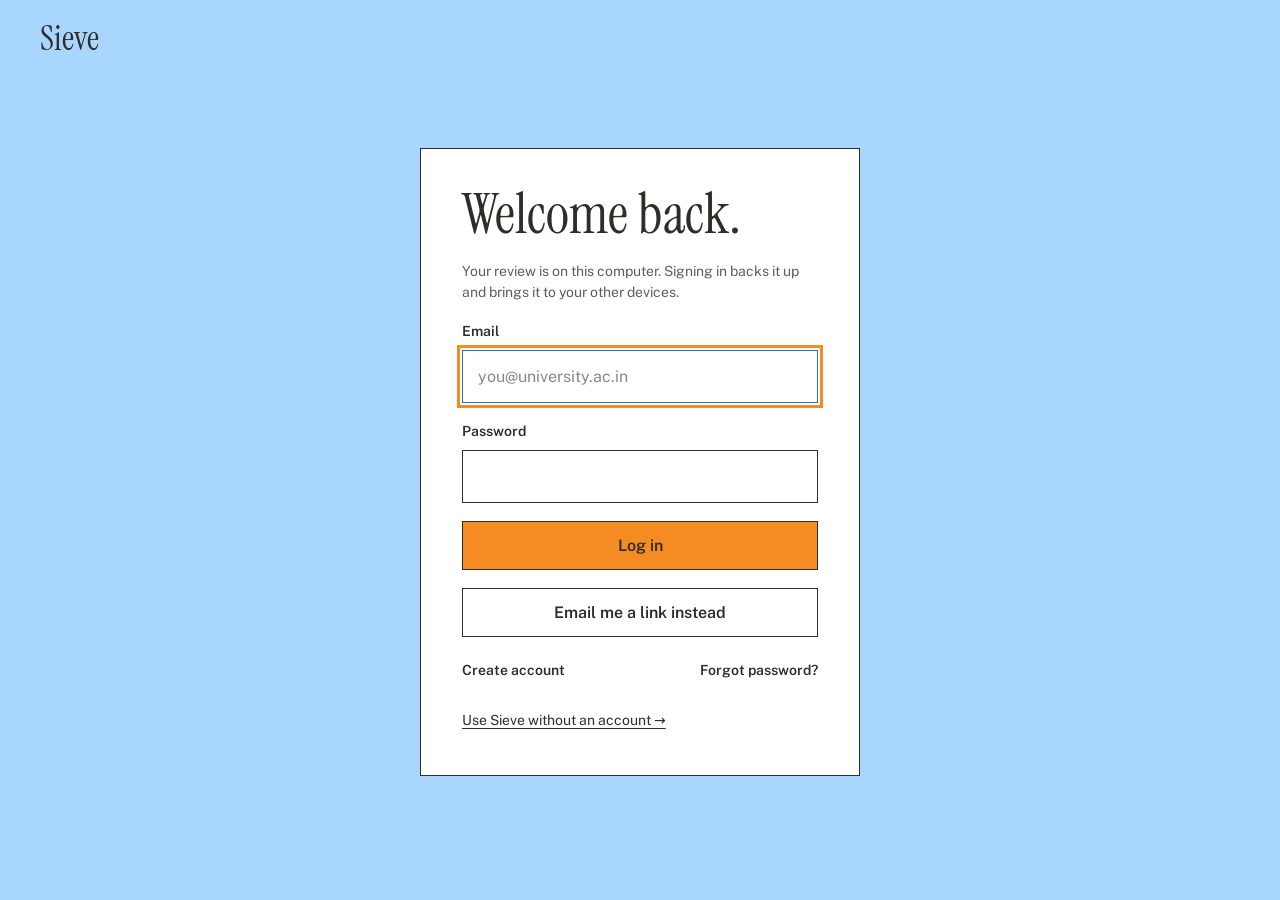
<file: web/index.html>
<!doctype html>
<html lang="en">
<head>
<meta charset="utf-8">
<meta name="viewport" content="width=device-width, initial-scale=1">
<title>Sieve</title>
<meta name="description" content="Sieve: research you can Trust. Find, screen, read and report a literature review with every decision traced to its source.">
<link rel="icon" href="icon.svg" type="image/svg+xml">
<link rel="manifest" href="manifest.webmanifest">
<meta name="theme-color" content="#FFFFFF" media="(prefers-color-scheme: light)">
<meta name="theme-color" content="#1E1B19" media="(prefers-color-scheme: dark)">
<script>try{var t=localStorage.getItem("sieve-theme");if(t==="light"||t==="dark")document.documentElement.dataset.theme=t}catch(e){}</script>
<link rel="stylesheet" href="app.css">
<link rel="stylesheet" href="auth.css">
</head>
<body>
<div id="app">
  <nav id="sidebar" aria-label="Sieve">
    <div class="brandline"><span class="wordmark">Sieve<i></i></span><button id="drawerClose" class="icon" aria-label="Close menu" data-icon="close"></button></div>
    <header>
      <button id="projectPicker" class="project" title="Switch review, or start a new one">
        <span class="project-line">
          <span id="projectName">Review</span>
          <span class="chev" aria-hidden="true" data-icon="chevronsUpDown"></span>
        </span>
        <span id="projectMeta" class="meta"></span>
      </button>
      <button id="methodLine" class="methodline" title="The steps your review follows">
        <span id="methodName">Choose a method</span>
        <span id="methodStep" class="meta"></span>
      </button>
    </header>
    <button id="paletteBtn" class="search-btn" aria-label="Search papers, screens and actions"><span data-icon="search"></span><span class="lbl">Search</span><kbd>⌘K</kbd></button>

    <div id="navlist">
      <button class="nav" data-view="overview" aria-current="true">Overview</button>
      <button class="nav" data-view="find">Find papers</button>
      <button class="nav" data-view="library">Library</button>
      <p class="navgroup">Review</p>
      <button class="nav" data-view="screening">Screening<span class="badge" id="badgeScreening"></span></button>
      <button class="nav" data-view="reader">Reader</button>
      <button class="nav" data-view="evidence">Evidence<span class="badge" id="badgeEvidence"></span></button>
      <p class="navgroup">Write up</p>
      <button class="nav" data-view="matrix">Matrix</button>
      <button class="nav" data-view="map">Map</button>
      <button class="nav" data-view="frames">Frameworks</button>
      <button class="nav" data-view="prisma">PRISMA</button>
      <button class="nav" data-view="trail">AI trail<span class="badge" id="badgeTrail"></span></button>
    </div>

    <footer>
      <button id="addBtn" class="primary" title="Add PDFs or citations"><span data-icon="plus"></span><span class="lbl">Add PDFs or citations</span></button>
      <button id="profileBtn" class="profile-btn" aria-haspopup="menu" aria-expanded="false" aria-controls="profileMenu" title="Account, theme, backup and more">
        <span class="avatar" id="profileAvatar" aria-hidden="true"></span>
        <span class="profile-text"><span id="profileName">Not signed in</span><span id="profileState" class="meta">Saved in this browser</span></span>
        <span class="chev" aria-hidden="true" data-icon="chevronsUpDown"></span>
      </button>

      <div id="profileMenu" class="profile-menu" role="menu" hidden>
        <div class="pm-section">
          <button id="accountBtn" class="pm-account" role="menuitem">Account</button>
          <button id="syncLine" class="sync-line" hidden><span class="dot"></span><span></span></button>
        </div>
        <div class="pm-section">
          <p class="pm-label">Theme</p>
          <div class="segmented pm-theme" id="themeSeg" role="radiogroup" aria-label="Colour theme">
            <button data-theme-set="auto" role="radio">Auto</button>
            <button data-theme-set="light" role="radio">Light</button>
            <button data-theme-set="dark" role="radio">Dark</button>
          </div>
        </div>
        <div class="pm-section">
          <p class="pm-label">Your data</p>
          <div class="row">
            <button id="exportBtn" class="pm-item" role="menuitem"><span data-icon="download"></span>Back up</button>
            <button id="importBtn" class="pm-item" role="menuitem"><span data-icon="folder"></span>Restore</button>
          </div>
          <div id="safety" class="safety">
            <div class="safety-line"><span id="safetyDot" class="dot"></span><span id="safetyText">Checking…</span></div>
            <button id="folderBtn" class="quiet">Keep a copy in a folder</button>
            <p id="storage" class="hint"></p>
          </div>
        </div>
        <div class="pm-section pm-more">
          <button class="nav" data-view="method" role="menuitem">Method</button>
          <button class="nav" data-view="tags" role="menuitem">Tags<span class="badge" id="badgeTags"></span></button>
          <button class="nav" data-view="settings" role="menuitem">Settings</button>
          <button class="nav" data-view="guide" role="menuitem">Guide</button>
          <button id="shortcutsBtn" class="nav" role="menuitem"><span data-icon="keyboard"></span>Keyboard shortcuts<kbd>?</kbd></button>
        </div>
      </div>
    </footer>
  </nav>

  <div class="scrim" id="scrim"></div>
  <main>
    <header id="pagehead">
      <button id="menuBtn" class="icon" aria-label="Open menu" data-icon="menu"></button>
      <h1 id="pageTitle">Overview</h1>
      <span id="pageSub"></span>
    </header>
    <section id="overview" class="view">
      <div class="ov skeleton" aria-hidden="true"><div class="sk sk-line" style="width:48%"></div><div class="sk sk-stats"></div><div class="sk sk-line" style="width:30%"></div><div class="sk sk-row"></div><div class="sk sk-row"></div></div>
    </section>
    <section id="find" class="view hidden"></section>
    <section id="library" class="view hidden">
      <div class="bar">
        <input id="filter" type="search" placeholder="Filter by title or author" aria-label="Filter sources">
        <div id="stageSeg"></div>
        <span class="grow"></span>
        <span id="libraryCount" class="meta" aria-live="polite"></span>
        <button id="getAllPDFs" class="quiet tool-btn" title="Fetch the free PDFs that exist for records without one"><span data-icon="file"></span><span class="lbl">Get missing PDFs</span></button>
        <button id="libraryExport" class="quiet tool-btn" title="Export the library as a spreadsheet or citations"><span data-icon="download"></span><span class="lbl">Export</span></button>
      </div>
      <div id="sourceList" class="list"></div>
    </section>
    <section id="screening" class="view hidden"></section>
    <section id="reader" class="view hidden">
      <div class="reader">
        <aside id="paperRail" class="rail">
          <div class="rail-head">
            <span class="section-label">Papers</span>
            <button id="railHide" class="icon" title="Hide the paper list" aria-label="Hide the paper list" data-icon="panelLeft"></button>
          </div>
          <div class="rail-controls">
            <select id="railFilter" aria-label="Which papers to list">
              <option value="included">Included</option>
              <option value="withPDF">Has PDF</option>
              <option value="marked">Highlighted</option>
              <option value="all">All</option>
            </select>
            <span id="railCount" class="meta"></span>
          </div>
          <input id="railSearch" type="search" placeholder="Find a paper" aria-label="Find a paper">
          <div id="railList" class="rail-list"></div>
        </aside>

        <div class="reader-main">
          <div class="bar" id="readerBar">
            <button id="railShow" class="icon hidden" title="Show the paper list" aria-label="Show the paper list" data-icon="panelLeft"></button>
            <span class="titleblock">
              <strong id="readerTitle">No paper open</strong>
              <span id="readerByline" class="meta"></span>
            </span>
            <span class="grow"></span>
            <input id="findText" type="search" placeholder="Find in document" aria-label="Find in document">
            <span id="findCount" class="meta tabular"></span>
            <button id="findPrev" class="icon" aria-label="Previous match" data-icon="chevronUp"></button>
            <button id="findNext" class="icon" aria-label="Next match" data-icon="chevronDown"></button>
            <span class="sep"></span>
            <button id="zoomOut" class="icon" aria-label="Zoom out" data-icon="minus"></button>
            <button id="zoomIn" class="icon" aria-label="Zoom in" data-icon="plus"></button>
            <span id="pageLabel" class="meta tabular"></span>
          </div>

          <div class="bar-sub palette-bar">
            <div class="row-line">
              <span class="lab">Recording</span>
              <div id="stances" class="palette"></div>
              <span id="stanceBlurb" class="hint"></span>
              <span class="grow"></span>
              <button id="keysBtn" class="quiet">? keys</button>
              <button id="thoughtBtn" class="quiet accent">Add a thought</button>
            </div>
            <div class="row-line">
              <span class="lab">as</span>
              <div id="palette" class="palette"></div>
              <span class="grow"></span>
              <span id="selectionHint" class="hint">Select text, then click a colour or press its number.</span>
            </div>
          </div>

          <div id="pages" class="pages"></div>
        </div>

        <aside id="inspector">
          <div id="inspectorTabs" class="tabs"></div>
          <div id="inspectorBody" class="inspector-body"></div>
        </aside>
      </div>
    </section>
    <section id="evidence" class="view hidden">
      <div class="bar">
        <input id="evFilter" type="search" placeholder="Search your highlights" aria-label="Search highlights">
        <span class="grow"></span>
        <button id="exportEvidence" class="quiet">Markdown</button>
        <button id="exportCsv" class="quiet">CSV</button>
      </div>
      <div id="evStances" class="bar-sub"></div>
      <div id="evidenceList" class="list"></div>
    </section>
    <section id="map" class="view hidden"></section>
    <section id="matrix" class="view hidden"></section>
    <section id="frames" class="view hidden"></section>
    <section id="prisma" class="view hidden"></section>
    <section id="trail" class="view hidden"></section>
    <section id="method" class="view hidden"></section>
    <section id="guide" class="view hidden"></section>
    <section id="tags" class="view hidden">
      <div class="bar"><strong>Tags</strong><span class="grow"></span>
        <button id="addTag" class="quiet">New tag</button></div>
      <div id="tagList" class="list"></div>
    </section>
    <section id="settings" class="view hidden"></section>
  </main>
</div>

<nav id="tabbar" aria-label="Main sections">
  <button data-go="overview" aria-label="Overview"><svg viewBox="0 0 24 24" fill="none" stroke="currentColor" stroke-width="1.6" stroke-linecap="round" stroke-linejoin="round" aria-hidden="true"><path d="M4 11.5 12 5l8 6.5V19a1 1 0 0 1-1 1h-4v-5h-6v5H5a1 1 0 0 1-1-1z"/></svg>Home</button>
  <button data-go="find" aria-label="Find papers"><svg viewBox="0 0 24 24" fill="none" stroke="currentColor" stroke-width="1.6" stroke-linecap="round" aria-hidden="true"><circle cx="11" cy="11" r="6"/><path d="m20 20-4.5-4.5"/></svg>Find</button>
  <button data-go="screening" aria-label="Screening"><svg viewBox="0 0 24 24" fill="none" stroke="currentColor" stroke-width="1.6" stroke-linecap="round" stroke-linejoin="round" aria-hidden="true"><path d="M4 5h16l-6 7.5V19l-4-2v-4.5z"/></svg>Screen</button>
  <button data-go="reader" aria-label="Reader"><svg viewBox="0 0 24 24" fill="none" stroke="currentColor" stroke-width="1.6" stroke-linecap="round" stroke-linejoin="round" aria-hidden="true"><path d="M12 6.5C10 5 7 4.5 4 5v13c3-.5 6 0 8 1.5 2-1.5 5-2 8-1.5V5c-3-.5-6 0-8 1.5zM12 6.5v13"/></svg>Read</button>
  <button data-go="more" aria-label="More sections"><svg viewBox="0 0 24 24" fill="none" stroke="currentColor" stroke-width="1.6" stroke-linecap="round" aria-hidden="true"><path d="M5 7h14M5 12h14M5 17h14"/></svg>More</button>
</nav>
<div id="drop" class="drop hidden"><div>Drop PDFs, or a .bib / .ris file</div></div>
<div id="toast" class="toast hidden"></div>
<div id="modal" class="modal hidden"><div class="sheet" id="modalBody"></div></div>
<input id="fileInput" type="file" accept="application/pdf,.pdf,.bib,.ris,.txt" multiple hidden>
<input id="jsonInput" type="file" accept="application/json,.json,application/zip,.zip" hidden>

<script src="vendor/supabase.js"></script>
<script src="supabase-config.js"></script>
<script type="module" src="app.js"></script>
<script type="module" src="shell.js"></script>
</body>
</html>
</file>
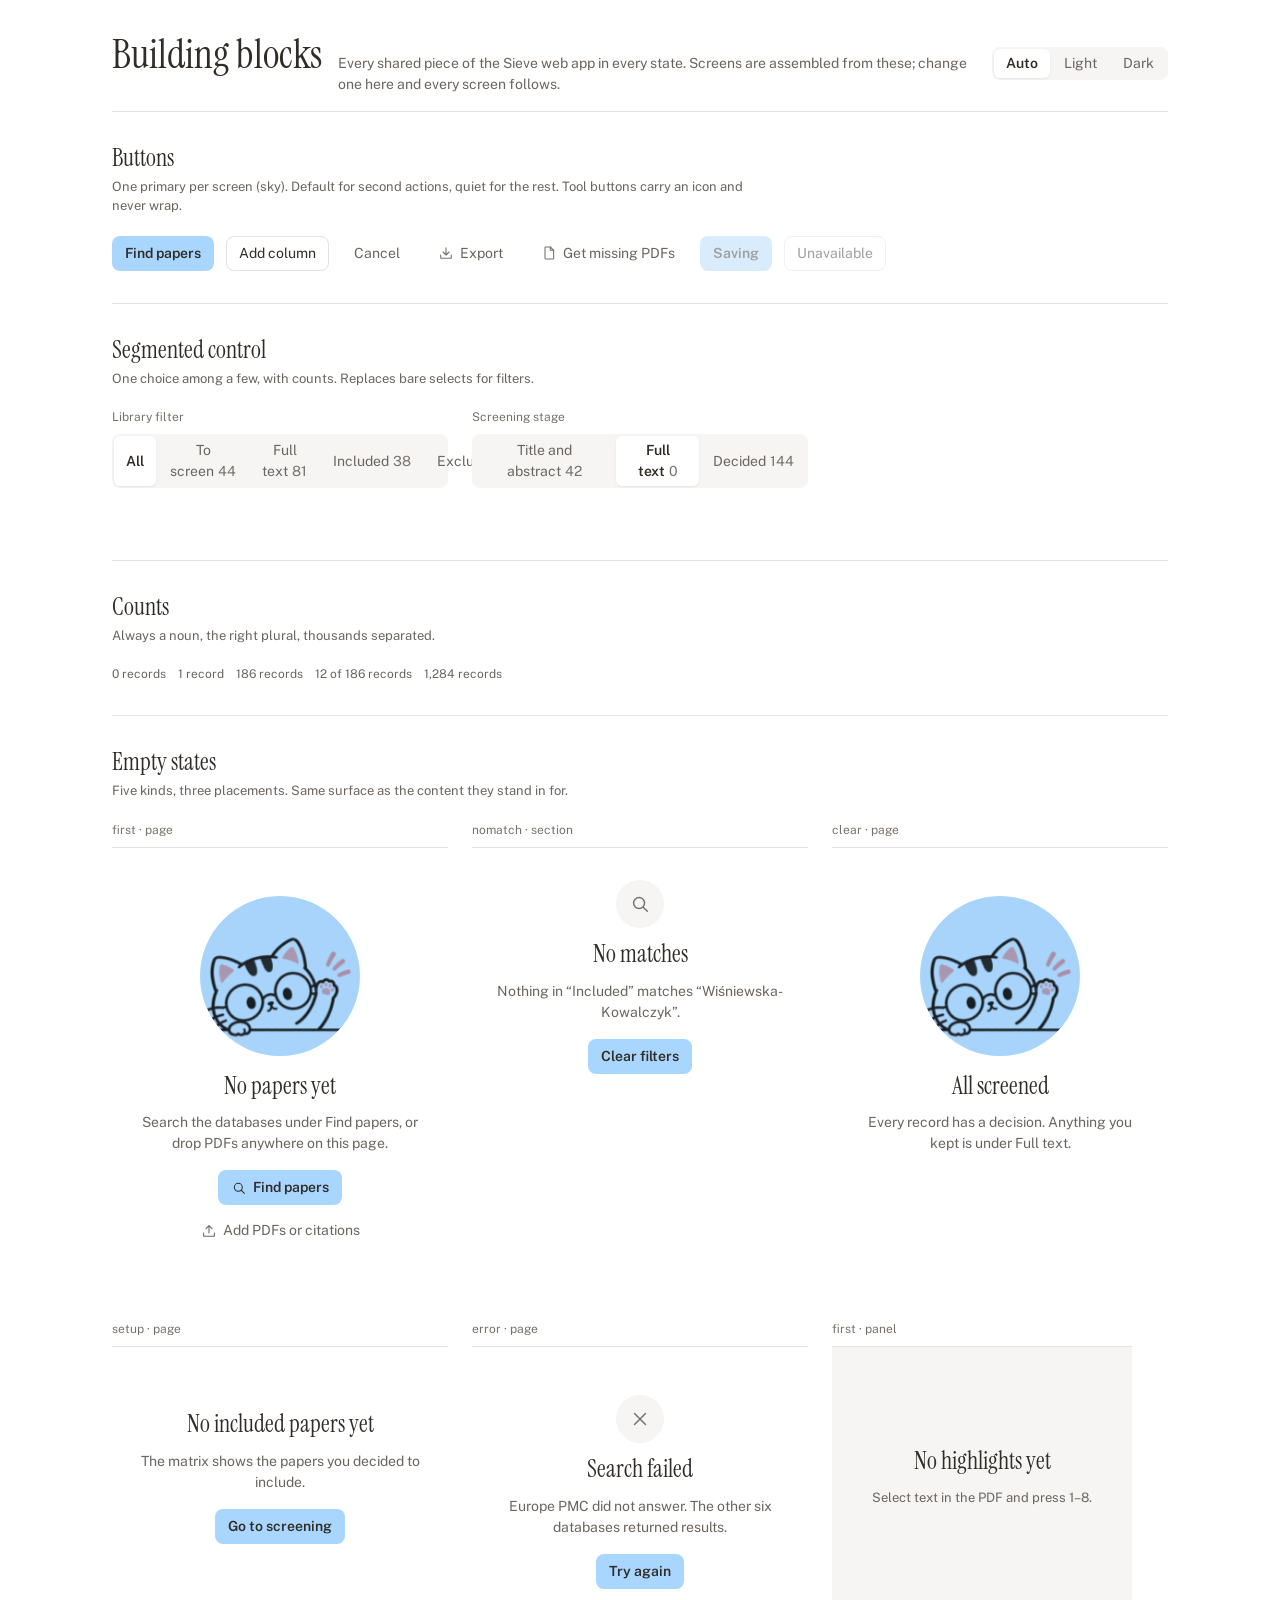
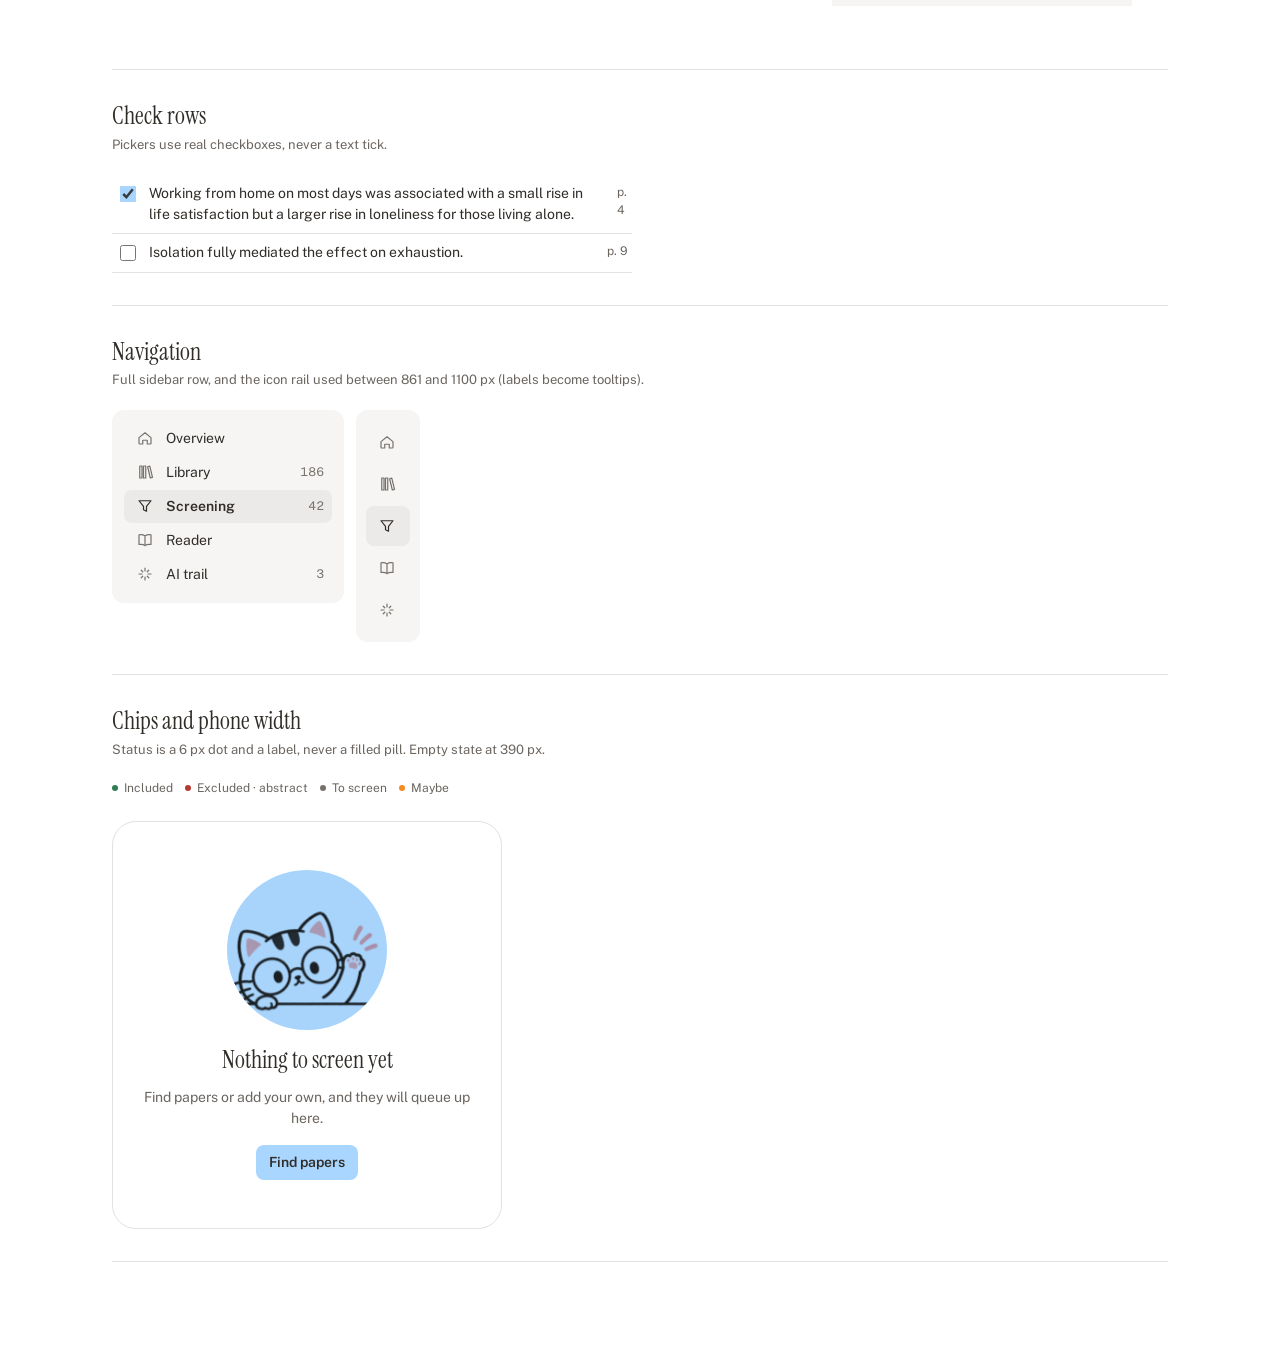
<file: web/catalogue.html>
<!doctype html>
<html lang="en">
<head>
<meta charset="utf-8">
<meta name="viewport" content="width=device-width, initial-scale=1">
<title>Sieve · building blocks</title>
<link rel="icon" href="icon.svg" type="image/svg+xml">
<script>try{var t=localStorage.getItem("sieve-theme");if(t==="light"||t==="dark")document.documentElement.dataset.theme=t}catch(e){}</script>
<link rel="stylesheet" href="app.css">
<style>
  /* Catalogue chrome only: not part of the app. */
  body { display: block; overflow: auto; height: auto; background: var(--bg); color: var(--text); }
  .cat { max-width: 1120px; margin: 0 auto; padding: 32px 32px 96px; }
  .cat-head { display: flex; align-items: baseline; gap: 16px; flex-wrap: wrap; padding-bottom: 16px; border-bottom: 1px solid var(--line); }
  .cat-head h1 { font: 400 40px/1.1 var(--serif); margin: 0; }
  .cat-head p { margin: 0; color: var(--dim); font-size: 14px; flex: 1 1 280px; }
  .cat section { padding: 32px 0; border-bottom: 1px solid var(--line); }
  .cat h2 { font: 400 24px/1.2 var(--serif); margin: 0 0 4px; }
  .cat .note { color: var(--dim); font-size: 13px; margin: 0 0 20px; max-width: 640px; }
  .cat .grid2 { display: grid; grid-template-columns: repeat(auto-fill, minmax(320px, 1fr)); gap: 24px; }
  .cat .cell { min-height: 120px; display: flex; flex-direction: column; gap: 8px; }
  .cat .cell > .tag { font-size: 12px; color: var(--faint); }
  .cat .slot { background: var(--bg); border-top: 1px solid var(--line); display: flex; min-height: 260px; }
  .cat .slot.panel { background: var(--side); max-width: 300px; }
  .cat .row-demo { display: flex; gap: 12px; align-items: center; flex-wrap: wrap; }
  .cat .phone { width: 390px; max-width: 100%; border: 1px solid var(--line); border-radius: 24px; overflow: hidden; }
  .cat .side-demo { width: 232px; background: var(--side); padding: 12px; border-radius: 12px; display: flex; flex-direction: column; gap: 1px; }
  .cat .rail-demo { width: 64px; background: var(--side); padding: 12px 10px; border-radius: 12px; display: flex; flex-direction: column; align-items: center; gap: 2px; }
  .cat .rail-demo .nav { width: 44px; height: 40px; justify-content: center; padding: 0; }
  .cat .rail-demo .nav .lbl, .cat .rail-demo .nav .badge { display: none; }
</style>
</head>
<body>
<main class="cat">
  <div class="cat-head">
    <h1>Building blocks</h1>
    <p>Every shared piece of the Sieve web app in every state. Screens are assembled from these; change one here and every screen follows.</p>
    <div id="themeHost"></div>
  </div>
  <div id="cat"></div>
</main>
<script type="module">
import * as ui from './ui.js';
import { icon, NAV_ICONS } from './icons.js';
const el = (t, c, x) => { const n = document.createElement(t); if (c) n.className = c; if (x != null) n.textContent = x; return n; };
const root = document.getElementById('cat');
const section = (title, note) => { const s = el('section'); s.append(el('h2', null, title)); if (note) s.append(el('p', 'note', note)); root.append(s); return s; };
const cell = (parent, tag) => { const c = el('div', 'cell'); c.append(el('span', 'tag', tag)); parent.append(c); return c; };
const noop = () => {};

// theme switch, same choices as the profile menu
let theme = (() => { try { return localStorage.getItem('sieve-theme') || 'auto'; } catch { return 'auto'; } })();
const drawTheme = () => document.getElementById('themeHost').replaceChildren(ui.segmented(
  [{ value: 'auto', label: 'Auto' }, { value: 'light', label: 'Light' }, { value: 'dark', label: 'Dark' }], theme, (v) => {
    theme = v; if (v === 'auto') delete document.documentElement.dataset.theme; else document.documentElement.dataset.theme = v;
    try { localStorage.setItem('sieve-theme', v); } catch {} drawTheme(); }, 'Theme'));
drawTheme();

// Buttons
{ const s = section('Buttons', 'One primary per screen (sky). Default for second actions, quiet for the rest. Tool buttons carry an icon and never wrap.');
  const r = el('div', 'row-demo'); s.append(r);
  const mk = (cls, t, dis) => { const b = el('button', cls, t); if (dis) b.disabled = true; return b; };
  r.append(mk('primary', 'Find papers'), mk('', 'Add column'), mk('quiet', 'Cancel'), ui.toolButton('Export', 'download', noop), ui.toolButton('Get missing PDFs', 'file', noop), mk('primary', 'Saving', true), mk('', 'Unavailable', true)); }

// Segmented
{ const s = section('Segmented control', 'One choice among a few, with counts. Replaces bare selects for filters.');
  const g = el('div', 'grid2'); s.append(g);
  cell(g, 'Library filter').append(ui.segmented([{ value: '', label: 'All' }, { value: 'a', label: 'To screen', count: 44 }, { value: 'b', label: 'Full text', count: 81 }, { value: 'c', label: 'Included', count: 38 }, { value: 'd', label: 'Excluded', count: 1284 }], '', noop));
  cell(g, 'Screening stage').append(ui.segmented([{ value: 'a', label: 'Title and abstract', count: 42 }, { value: 'b', label: 'Full text', count: 0 }, { value: 'c', label: 'Decided', count: 144 }], 'b', noop)); }

// Counts
{ const s = section('Counts', 'Always a noun, the right plural, thousands separated.');
  const r = el('div', 'row-demo'); s.append(r);
  for (const [a, b] of [[0, 0], [1, 1], [186, 186], [12, 186], [1284, 1284]]) { const m = el('span', 'meta', ui.countLabel(a, b)); r.append(m); } }

// Empty states
{ const s = section('Empty states', 'Five kinds, three placements. Same surface as the content they stand in for.');
  const g = el('div', 'grid2'); s.append(g);
  const kinds = [
    ['first · page', { kind: 'first', title: 'No papers yet', body: 'Search the databases under Find papers, or drop PDFs anywhere on this page.', primary: { label: 'Find papers', icon: 'search', onClick: noop }, secondary: { label: 'Add PDFs or citations', icon: 'upload', onClick: noop } }],
    ['nomatch · section', { kind: 'nomatch', placement: 'section', title: 'No matches', body: 'Nothing in “Included” matches “Wiśniewska-Kowalczyk”.', primary: { label: 'Clear filters', onClick: noop } }],
    ['clear · page', { kind: 'clear', title: 'All screened', body: 'Every record has a decision. Anything you kept is under Full text.' }],
    ['setup · page', { kind: 'setup', title: 'No included papers yet', body: 'The matrix shows the papers you decided to include.', primary: { label: 'Go to screening', onClick: noop } }],
    ['error · page', { kind: 'error', title: 'Search failed', body: 'Europe PMC did not answer. The other six databases returned results.', primary: { label: 'Try again', onClick: noop } }],
    ['first · panel', { kind: 'first', placement: 'panel', title: 'No highlights yet', body: 'Select text in the PDF and press 1–8.' }],
  ];
  for (const [tag, o] of kinds) { const c = cell(g, tag); const slot = el('div', 'slot' + (o.placement === 'panel' ? ' panel' : '')); slot.append(ui.emptyState(o)); c.append(slot); } }

// Check rows
{ const s = section('Check rows', 'Pickers use real checkboxes, never a text tick.');
  const box = el('div'); box.style.maxWidth = '520px'; s.append(box);
  box.append(ui.checkRow('Working from home on most days was associated with a small rise in life satisfaction but a larger rise in loneliness for those living alone.', true, noop, 'p. 4'),
             ui.checkRow('Isolation fully mediated the effect on exhaustion.', false, noop, 'p. 9')); }

// Navigation
{ const s = section('Navigation', 'Full sidebar row, and the icon rail used between 861 and 1100 px (labels become tooltips).');
  const r = el('div', 'row-demo'); r.style.alignItems = 'flex-start'; s.append(r);
  const navs = [['overview', 'Overview'], ['library', 'Library', 186], ['screening', 'Screening', 42], ['reader', 'Reader'], ['trail', 'AI trail', 3]];
  for (const cls of ['side-demo', 'rail-demo']) { const box = el('div', cls); r.append(box);
    navs.forEach(([v, l, n], i) => { const b = el('button', 'nav'); b.title = l; b.insertAdjacentHTML('afterbegin', icon(NAV_ICONS[v])); b.append(el('span', 'lbl', l)); if (n) b.append(el('span', 'badge', String(n))); if (i === 2) b.setAttribute('aria-current', 'true'); box.append(b); }); } }

// Chips + phone
{ const s = section('Chips and phone width', 'Status is a 6 px dot and a label, never a filled pill. Empty state at 390 px.');
  const r = el('div', 'row-demo'); s.append(r);
  for (const [l, c] of [['Included', 'var(--emerald)'], ['Excluded · abstract', 'var(--rose)'], ['To screen', 'var(--faint)'], ['Maybe', 'var(--orange)']]) { const ch = el('span', 'chip', l); ch.style.setProperty('--c', c); r.append(ch); }
  const ph = el('div', 'phone'); ph.style.marginTop = '24px'; ph.append(ui.emptyState({ kind: 'first', title: 'Nothing to screen yet', body: 'Find papers or add your own, and they will queue up here.', primary: { label: 'Find papers', onClick: noop } })); s.append(ph); }
</script>
</body>
</html>
</file>
<file: web/app.css>
/* Sieve 2.0 · web app.
   Direction "A · Paper" (16 Nov 2026): a calm, paper-like workspace. Whitespace and 1px
   hairlines group things; a box only where something is a separate object. Rules live in
   model/DESIGN_RULES.md. Brand: Sky #A9D6FE, Orange #F58B23, Coral #FAA09B, Ink #302C28,
   Mist #EDECED, Paper #FFFFFF. Instrument Serif headings, Public Sans for everything else.
   Type scale 12 / 14 / 16 / 20 / 28 / 40. Spacing on a 4px grid. */

@font-face { font-family: "Instrument Serif"; font-weight: 400; font-display: swap;
  src: url("fonts/instrument-serif-400.woff2") format("woff2"); }
@font-face { font-family: "Public Sans"; font-weight: 400; font-display: swap;
  src: url("fonts/public-sans-400.woff2") format("woff2"); }
@font-face { font-family: "Public Sans"; font-weight: 600; font-display: swap;
  src: url("fonts/public-sans-600.woff2") format("woff2"); }

:root {
  /* brand */
  --sky: #A9D6FE; --orange: #F58B23; --coral: #FAA09B; --ink: #302C28; --mist: #EDECED; --paper: #FFFFFF;
  --on-accent: #302C28;

  /* surfaces (light) */
  --bg: #FFFFFF;
  --side: #F6F5F4;
  --surface: #FFFFFF;
  --raised: #FFFFFF;
  --sunk: #F6F5F4;
  --hover: #F3F1EF;
  --current: #ECEAE8;
  --line: #E4E1DE;
  --line-strong: #CFCAC5;
  --text: #302C28;
  --dim: #6B6560;
  --faint: #77716B;

  /* meaning (status only, never decoration) */
  --accent: #2F6FB0;
  --emerald: #2E7D55;
  --rose: #B23A33;
  --amber: #8A6A12;
  --focus: #2F6FB0;

  --serif: "Instrument Serif", Georgia, "Times New Roman", serif;
  --sans: "Public Sans", system-ui, -apple-system, "Segoe UI", sans-serif;
  --mono: ui-monospace, SFMono-Regular, Menlo, monospace;

  --r-sm: 6px; --r: 8px; --r-lg: 12px; --r-xl: 16px;
  --radius: 8px;
  --sidebar: 232px;
  --pop: 0 1px 2px rgba(48,44,40,.06), 0 12px 32px rgba(48,44,40,.10);
  --sheet-shadow: 0 1px 2px rgba(48,44,40,.05), 0 8px 24px rgba(48,44,40,.06);
  --ease: cubic-bezier(.2,.7,.2,1);
  color-scheme: light;
}
@media (prefers-color-scheme: dark) {
  :root:not([data-theme="light"]) {
    --bg: #1E1B19; --side: #24211F; --surface: #24211F; --raised: #2A2623; --sunk: #191715;
    --hover: #2E2A27; --current: #38332F; --line: #3A3532; --line-strong: #4D4743;
    --text: #FFFFFF; --dim: #B9B2AC; --faint: #A39C95;
    --accent: #8CC2F5; --emerald: #6FD39C; --rose: #F38B83; --amber: #E6C060; --focus: #8CC2F5;
    --pop: 0 0 0 1px #3A3532, 0 16px 40px rgba(0,0,0,.45);
    --sheet-shadow: 0 0 0 1px #3A3532;
    color-scheme: dark;
  }
}
:root[data-theme="dark"] {
  --bg: #1E1B19; --side: #24211F; --surface: #24211F; --raised: #2A2623; --sunk: #191715;
  --hover: #2E2A27; --current: #38332F; --line: #3A3532; --line-strong: #4D4743;
  --text: #FFFFFF; --dim: #B9B2AC; --faint: #A39C95;
  --accent: #8CC2F5; --emerald: #6FD39C; --rose: #F38B83; --amber: #E6C060; --focus: #8CC2F5;
  --pop: 0 0 0 1px #3A3532, 0 16px 40px rgba(0,0,0,.45);
  --sheet-shadow: 0 0 0 1px #3A3532;
  color-scheme: dark;
}

* { box-sizing: border-box; }
html, body { height: 100%; margin: 0; }
body {
  font: 400 14px/1.5 var(--sans);
  background: var(--bg); color: var(--text); overflow: hidden;
  -webkit-font-smoothing: antialiased; text-rendering: optimizeLegibility;
}
h1, h2, h3, h4, h5, p { margin: 0; }
h2 { font: 400 28px/1.15 var(--serif); letter-spacing: 0; }
h3 { font-size: 14px; font-weight: 600; }
h4 { font-size: 14px; font-weight: 600; line-height: 1.4; }
h5 { font-size: 14px; font-weight: 400; }
a { color: inherit; text-underline-offset: 3px; text-decoration-color: var(--line-strong); }
a:hover { text-decoration-color: currentColor; }
::selection { background: color-mix(in srgb, var(--sky) 70%, transparent); color: var(--ink); }
#app { display: flex; height: 100%; }
.hidden { display: none !important; }
.tabular { font-variant-numeric: tabular-nums; }

/* ------------------------------------------------------------------ controls */
button {
  font: inherit; color: var(--text); cursor: pointer;
  border: 1px solid var(--line); border-radius: var(--r); background: var(--raised);
  padding: 6px 12px; min-height: 32px;
  transition: background-color .15s var(--ease), border-color .15s var(--ease), transform .1s var(--ease);
}
button:hover { background: var(--hover); }
button:active { transform: scale(.98); }
button:disabled { opacity: .45; cursor: default; transform: none; }
button.primary {
  background: var(--sky); color: var(--on-accent); border-color: transparent; font-weight: 600;
}
button.primary:hover { background: color-mix(in srgb, var(--sky) 88%, var(--ink)); }
button.quiet { background: transparent; border-color: transparent; color: var(--dim); }
button.quiet:hover { background: var(--hover); color: var(--text); }
button.danger, button.quiet.danger { color: var(--rose); }
button.accent { color: var(--text); text-decoration: underline; text-underline-offset: 3px; text-decoration-color: var(--line-strong); }
button.linky {
  text-align: left; padding: 0; min-height: 0; border: 0; background: none; color: var(--text);
  text-decoration: underline; text-underline-offset: 3px; text-decoration-color: var(--line-strong);
}
button.linky:hover { text-decoration-color: currentColor; background: none; }
button.wide { width: 100%; margin-top: 4px; }
button.wide.danger { color: var(--rose); }
button.icon {
  border: 0; background: transparent; color: var(--dim); padding: 4px 8px; min-height: 28px;
  line-height: 1; font-size: 14px; border-radius: var(--r-sm);
}
button.icon:hover { background: var(--hover); color: var(--text); }
button.icon:disabled { opacity: .35; }
button.icon.danger { color: var(--rose); }

input, select, textarea {
  font: inherit; color: var(--text); background: var(--raised);
  border: 1px solid var(--line); border-radius: var(--r); padding: 6px 12px; min-height: 32px;
  transition: border-color .15s var(--ease);
}
input:hover, select:hover, textarea:hover { border-color: var(--line-strong); }
input::placeholder, textarea::placeholder { color: var(--faint); }
input[type="checkbox"], input[type="radio"] { min-height: 0; accent-color: var(--ink); }
:root[data-theme="dark"] input[type="checkbox"] { accent-color: var(--sky); }
:focus-visible { outline: 2px solid var(--focus); outline-offset: 2px; }
input:focus-visible, select:focus-visible, textarea:focus-visible { outline-offset: 0; border-color: var(--focus); }

kbd {
  font: 400 12px/1 var(--sans); color: var(--faint); background: none; border: 0; padding: 0;
}

/* ------------------------------------------------------------------ sidebar */
#sidebar {
  width: var(--sidebar); flex: 0 0 var(--sidebar); background: var(--side);
  display: flex; flex-direction: column; padding: 16px 12px 12px; gap: 0; min-height: 0;
}
.brandline {
  display: flex; align-items: center; justify-content: space-between; padding: 0 8px 16px;
}
.wordmark { font: 400 28px/1 var(--serif); display: inline-flex; align-items: baseline; gap: 2px; color: var(--text); }
.wordmark i { width: 7px; height: 7px; border-radius: 50%; background: var(--orange); display: inline-block; }
#sidebar header { padding: 0 0 12px; }
#navlist { display: flex; flex-direction: column; flex: 1 1 auto; min-height: 0; overflow-y: auto; gap: 1px; padding-bottom: 8px; }
.nav {
  display: flex; align-items: center; justify-content: space-between; gap: 8px;
  width: 100%; text-align: left; padding: 6px 8px 6px 12px; min-height: 32px;
  border: 0; border-radius: var(--r); background: transparent; color: var(--text); font-size: 14px;
}
.nav:hover { background: var(--hover); }
.nav[aria-current="true"] { background: var(--current); font-weight: 600; }
.navgroup { margin: 16px 0 4px; padding: 0 12px; font-size: 12px; color: var(--faint); }
.badge { font-size: 12px; font-weight: 400; color: var(--faint); font-variant-numeric: tabular-nums; }

.project {
  width: 100%; text-align: left; border: 0; border-radius: var(--r);
  padding: 8px 12px; background: transparent; display: flex; flex-direction: column; gap: 0;
}
.project:hover { background: var(--hover); }
.project-line { display: flex; align-items: center; gap: 6px; min-width: 0; }
.project #projectName { font-weight: 600; font-size: 14px; overflow: hidden; text-overflow: ellipsis; white-space: nowrap; }
.project .chev { color: var(--faint); font-size: 12px; margin-left: auto; }
.project .meta { font-size: 12px; }

#sidebar footer {
  margin-top: 4px; flex: 0 0 auto; display: flex; flex-direction: column; gap: 4px;
  padding: 12px 0 0; border-top: 1px solid var(--line);
}
#sidebar footer button.quiet { justify-content: flex-start; text-align: left; font-size: 14px; }
#sidebar footer .primary { margin: 4px 0; min-height: 40px; }
.row { display: flex; gap: 4px; }
.row > * { flex: 1; }
.methodline {
  width: 100%; text-align: left; display: flex; flex-direction: column; gap: 0; align-items: flex-start;
  padding: 8px 12px; font-size: 14px; background: transparent; border-color: transparent;
}
.methodline:hover { background: var(--hover); }
.methodline #methodName { font-weight: 600; }
.theme-toggle { font-size: 12px !important; }

.safety { padding: 8px 12px 0; display: flex; flex-direction: column; gap: 4px; }
.safety-line { display: flex; align-items: center; gap: 8px; font-size: 12px; color: var(--dim); }
.safety .dot { width: 6px; height: 6px; border-radius: 50%; flex: 0 0 auto; background: var(--faint); }
.safety .dot.good { background: var(--emerald); }
.safety .dot.warn { background: var(--amber); }
.safety .dot.bad  { background: var(--rose); }
.safety button.quiet { padding: 4px 0; min-height: 0; font-size: 12px !important; text-decoration: underline; text-underline-offset: 3px; text-decoration-color: var(--line-strong); }
.safety button.quiet:hover { background: none; }
.safety .hint { margin: 0; }
.hint { font-size: 12px; color: var(--faint); margin: 4px 0 0; line-height: 1.5; }

/* ------------------------------------------------------------------ main + page head */
main { flex: 1; min-width: 0; display: flex; flex-direction: column; background: var(--bg); }
#pagehead {
  flex: 0 0 auto; display: flex; align-items: center; gap: 12px;
  padding: 20px 32px 12px; min-height: 64px;
}
#pageTitle { font: 400 28px/1.1 var(--serif); }
#pageSub { color: var(--dim); font-size: 14px; }
#menuBtn { display: none; }
.mobile-brand { display: none; }
body[data-view="reader"] #pagehead { display: none; }

.view { flex: 1; min-height: 0; display: flex; flex-direction: column; }
.bar {
  display: flex; align-items: center; gap: 8px; padding: 8px 32px 12px; flex: 0 0 auto;
  border-bottom: 1px solid var(--line); background: var(--bg); flex-wrap: wrap;
}
.bar > strong { font-size: 14px; }
.bar input[type="search"], .bar input:not([type]) { min-width: 220px; }
.bar-sub { padding: 8px 32px; border-bottom: 1px solid var(--line); background: var(--bg); }
.grow { flex: 1; }
.sep { width: 1px; height: 16px; background: var(--line); }

.list { overflow-y: auto; padding: 16px 32px 48px; display: flex; flex-direction: column; gap: 0; }
.list > h3.meta, .list > .section-label { margin: 24px 0 8px; font-size: 14px; color: var(--text); font-weight: 600; }
.list > h3.meta:first-child { margin-top: 0; }
.empty { margin: auto; max-width: 440px; text-align: center; color: var(--dim); padding: 48px 24px; display: flex; flex-direction: column; align-items: center; gap: 8px; }
.empty h2 { font: 400 28px/1.15 var(--serif); color: var(--text); margin: 0; }
.empty p { font-size: 14px; }
.empty .primary { margin-top: 8px; }
.illus {
  width: 160px; height: 160px; border-radius: 50%; background: var(--sky);
  display: grid; place-items: center; overflow: hidden; margin-bottom: 8px; flex: 0 0 auto;
}
.illus img { width: 100%; height: 100%; object-fit: cover; mix-blend-mode: multiply; }

/* ------------------------------------------------------------------ cards → rows
   A "card" in a list is a row separated by a hairline, not a box. Standalone cards
   (inside sheets, rails, grids) get a quiet sunk background instead of an outline. */
.card {
  background: transparent; border: 0; border-radius: 0; padding: 16px 0;
  border-bottom: 1px solid var(--line);
}
.list > .card:first-child, .list > h3 + .card { border-top: 0; }
.card h4 { margin: 0 0 4px; }
button.card { width: 100%; text-align: left; border-radius: 0; min-height: 0; color: var(--text); }
button.card:hover { background: var(--hover); }
.sheet .card, .screen-rail .card, .map-panel .card, .inspector-body .card, .recipe-grid .card, .chips > .card {
  background: var(--sunk); border: 0; border-radius: var(--r-lg); padding: 12px 16px;
}
.card.good { background: color-mix(in srgb, var(--emerald) 10%, transparent); border-radius: var(--r-lg); padding: 12px 16px; border: 0; }
.meta { font-size: 12px; color: var(--dim); }
.note { font-size: 14px; color: var(--dim); }
.chips { display: flex; flex-wrap: wrap; gap: 8px; margin-top: 8px; align-items: center; }
.chip {
  --c: var(--faint);
  display: inline-flex; align-items: center; gap: 6px;
  font-size: 12px; padding: 0; border-radius: 0; font-weight: 400; color: var(--dim); background: none;
  white-space: nowrap;
}
.chip::before { content: ""; width: 6px; height: 6px; border-radius: 50%; background: var(--c); flex: 0 0 auto; }
.actions { display: flex; gap: 4px; margin-top: 8px; flex-wrap: wrap; }
.actions button.quiet { padding: 4px 8px; min-height: 28px; margin-left: -8px; margin-right: 8px; }
.section-label { font-size: 12px; color: var(--faint); font-weight: 400; margin: 4px 0 0; }
h5.section-label { margin: 8px 0 0; }
.kv { display: flex; gap: 12px; align-items: baseline; font-size: 14px; margin-top: 4px; }
.kv .k { flex: 0 0 104px; color: var(--dim); font-size: 12px; }
.kv .v, .kv a { min-width: 0; word-break: break-word; }
.kv kbd {
  flex: 0 0 104px; font: 400 12px/1.4 var(--mono); color: var(--text);
  background: var(--sunk); border-radius: 4px; padding: 2px 6px; text-align: center;
}
.kv.wide { align-items: flex-start; margin-top: 8px; }
.kv.wide .k { flex: 0 0 210px; color: var(--text); font-weight: 600; font-size: 14px; }

/* ------------------------------------------------------------------ overview */
.ov { overflow-y: auto; padding: 8px 32px 64px; display: flex; flex-direction: column; gap: 40px; max-width: 1040px; }
.ov-question { font: 400 20px/1.5 var(--serif); color: var(--text); max-width: 60ch; }
.ov-question-empty { align-self: flex-start; }
.stats { display: grid; grid-template-columns: repeat(5, minmax(0, 1fr)); gap: 0; border-top: 1px solid var(--line); border-bottom: 1px solid var(--line); }
.stat {
  border: 0; border-radius: 0; background: transparent; padding: 20px 16px 20px 0; text-align: left;
  display: flex; flex-direction: column; gap: 4px; min-height: 0;
}
.stat + .stat { padding-left: 16px; border-left: 1px solid var(--line); }
.stat:hover { background: var(--hover); }
.stat b { display: block; font: 400 40px/1 var(--serif); font-variant-numeric: tabular-nums; }
.stat span { font-size: 12px; color: var(--dim); }
.funnel { display: flex; height: 8px; border-radius: 4px; overflow: hidden; background: var(--sunk); gap: 2px; }
.funnel span { display: block; height: 100%; }
.funnel-key { display: flex; gap: 16px; flex-wrap: wrap; margin-top: 8px; }
.ov-section h3 { font-size: 14px; font-weight: 600; margin-bottom: 4px; }
.gap { display: flex; gap: 16px; align-items: baseline; padding: 16px 8px; margin: 0 -8px; border-radius: var(--r) !important; border-bottom: 1px solid var(--line); }
.gap .n { font: 400 28px/1 var(--serif); font-variant-numeric: tabular-nums; min-width: 48px; color: var(--text) !important; position: relative; }
.gap .n::after { content: ""; position: absolute; left: -12px; top: 10px; width: 6px; height: 6px; border-radius: 50%; background: var(--c, var(--faint)); }
.gap h4 { font-weight: 600; }
.gap .go { margin-left: auto; color: var(--faint); align-self: center; }
.ov-start { display: grid; grid-template-columns: 160px 1fr; gap: 32px; align-items: center; padding: 32px; background: var(--sunk); border-radius: var(--r-xl); }
.ov-start h2 { margin-bottom: 8px; }
.ov-start p { color: var(--dim); max-width: 48ch; }
.ov-start .actions { margin-top: 16px; gap: 8px; }
.ov-start .actions button.quiet { margin: 0; }
.ov-start .illus { margin: 0; }

/* ------------------------------------------------------------------ find */
.provider {
  font-size: 12px; padding: 4px 10px; min-height: 28px; border-radius: 99px; border: 1px solid var(--line);
  background: transparent; cursor: pointer; display: inline-flex; gap: 6px; align-items: center; color: var(--dim);
}
.provider[aria-pressed="true"] { background: var(--current); border-color: var(--current); color: var(--text); }
.provider.blocked { opacity: .5; cursor: default; }
.provider.elsewhere { border-style: dashed; }
button.wide-link {
  width: 100%; text-align: left; margin-bottom: 4px; background: var(--sunk); border-color: transparent;
}
button.wide-link:hover { background: var(--hover); }

/* ------------------------------------------------------------------ screening */
.screen-bar { gap: 16px; }
.segmented { display: inline-flex; gap: 2px; padding: 2px; background: var(--sunk); border-radius: var(--r); border: 0; }
.seg {
  border: 0; border-radius: var(--r-sm); background: transparent; font-size: 14px; padding: 4px 12px;
  min-height: 28px; color: var(--dim);
}
.seg + .seg { border-left: 0; }
.seg:hover { background: transparent; color: var(--text); }
.seg[aria-pressed="true"], .seg[aria-checked="true"] { background: var(--raised); color: var(--text); font-weight: 600; box-shadow: 0 1px 2px rgba(48,44,40,.08); }
.seg .n { font-weight: 400; color: var(--faint); margin-left: 4px; }
.progress { display: flex; align-items: center; gap: 12px; font-size: 14px; color: var(--dim); }
.progress .track { width: 120px; height: 4px; border-radius: 2px; background: var(--line); overflow: hidden; }
.progress .track span { display: block; height: 100%; background: var(--orange); border-radius: 2px; transition: width .3s var(--ease); }

.screen-wrap { flex: 1; min-height: 0; display: flex; }
.screen-queue { width: 288px; flex: 0 0 288px; border-right: 1px solid var(--line); overflow-y: auto; padding: 12px; display: flex; flex-direction: column; gap: 2px; }
.queue-item { padding: 12px; border-radius: var(--r); cursor: pointer; }
.queue-item:hover { background: var(--hover); }
.queue-item[aria-current="true"] { background: var(--current); }
.queue-item h5 {
  margin: 0 0 4px; font-size: 14px; font-weight: 400; line-height: 1.4;
  display: -webkit-box; -webkit-line-clamp: 2; -webkit-box-orient: vertical; overflow: hidden;
}
.queue-item[aria-current="true"] h5 { font-weight: 600; }
.queue-item .chip { margin-top: 4px; }
.screen-body { flex: 1; min-width: 0; overflow-y: auto; padding: 32px 48px 64px; }
.screen-body > * { max-width: 720px; }
.screen-body h2 { font: 400 40px/1.1 var(--serif); margin: 16px 0 12px; text-wrap: balance; }
.screen-body .byline { font-size: 14px; color: var(--dim); }
.criteria { display: grid; grid-template-columns: 1fr 1fr; gap: 12px; margin-top: 24px; }
.criteria > div { background: var(--sunk); border-radius: var(--r-lg); padding: 12px 16px; font-size: 14px; }
.criteria .k { display: flex; align-items: center; gap: 8px; font-size: 12px; color: var(--dim); margin-bottom: 4px; }
.criteria .k::before { content: ""; width: 6px; height: 6px; border-radius: 50%; background: var(--c); }
.label-sm { font-size: 12px; color: var(--dim); margin: 32px 0 8px; display: block; }
details > summary.meta { cursor: pointer; font-size: 12px; margin-top: 32px; list-style-position: outside; }
.screen-rail {
  width: 304px; flex: 0 0 304px; border-left: 1px solid var(--line); background: var(--bg);
  overflow-y: auto; padding: 24px; display: flex; flex-direction: column; gap: 4px;
}
.keep-btn {
  display: flex; align-items: center; gap: 12px; width: 100%; text-align: left;
  padding: 12px 16px; min-height: 56px; border-radius: var(--r-lg); font-weight: 600;
}
.keep-btn small { display: block; font-weight: 400; font-size: 12px; }
.keep-btn kbd { margin-left: auto; color: var(--on-accent); opacity: .7; }
.ex-head { display: flex; align-items: center; gap: 8px; font-size: 14px; font-weight: 600; margin: 24px 0 0; }
.ex-head::before { content: ""; width: 8px; height: 8px; border-radius: 50%; background: var(--coral); }
.ex-sub { font-size: 12px; color: var(--dim); margin: 0 0 8px; }
.reason {
  display: flex; align-items: center; gap: 12px; width: 100%; text-align: left;
  padding: 8px; min-height: 36px; font-size: 14px; border: 0; border-radius: var(--r); background: transparent;
}
.reason:hover { background: color-mix(in srgb, var(--coral) var(--tint-reason), transparent); }
.reason kbd { margin-left: auto; }
.screen-nav { display: flex; justify-content: space-between; margin-top: 16px; }
.screen-nav button { color: var(--dim); }
mark.inc { background: color-mix(in srgb, var(--emerald) var(--tint-inc), transparent); color: inherit; border-radius: 2px; }
mark.exc { background: color-mix(in srgb, var(--coral) var(--tint-exc), transparent); color: inherit; border-radius: 2px; }
.abstract { font: 400 20px/1.6 var(--serif); max-width: 62ch; }
.abstract.small { font: 400 14px/1.6 var(--sans); color: var(--dim); }

/* ------------------------------------------------------------------ reader */
.reader { flex: 1; min-height: 0; display: flex; }
.reader-main { flex: 1; min-width: 0; display: flex; flex-direction: column; }
.pages { flex: 1; overflow: auto; padding: 24px; display: flex; flex-direction: column; align-items: center; gap: 24px; background: var(--sunk); }
.rail { width: 256px; flex: 0 0 256px; border-right: 1px solid var(--line); background: var(--side); display: flex; flex-direction: column; min-height: 0; }
.rail-head { display: flex; align-items: center; gap: 8px; padding: 16px 12px 8px; }
.rail-head .section-label { font: 400 20px/1 var(--serif); color: var(--text); flex: 1; margin: 0; }
.rail-controls { display: flex; align-items: center; gap: 8px; padding: 0 12px 8px; }
.rail-controls select { flex: 1; min-width: 0; font-size: 12px; }
.rail input[type="search"] { margin: 0 12px 8px; font-size: 14px; }
.rail-list { flex: 1; overflow-y: auto; padding: 4px 8px 12px; display: flex; flex-direction: column; gap: 2px; }
.rail-empty { padding: 16px 12px; display: flex; flex-direction: column; gap: 8px; align-items: flex-start; }
.rail-item {
  display: flex; flex-direction: column; gap: 2px; width: 100%; text-align: left;
  padding: 10px 12px; border: 0; border-radius: var(--r); background: transparent; cursor: pointer; min-height: 0;
}
.rail-item:hover { background: var(--hover); }
.rail-item[aria-current="true"] { background: var(--current); }
.rail-item .rail-title {
  font-size: 14px; font-weight: 400; line-height: 1.4;
  display: -webkit-box; -webkit-line-clamp: 2; -webkit-box-orient: vertical; overflow: hidden;
}
.rail-item[aria-current="true"] .rail-title { font-weight: 600; }
.rail-item .chips { margin-top: 4px; }

#readerBar { padding: 8px 16px; }
#readerBar .titleblock { display: flex; flex-direction: column; min-width: 0; }
#readerBar .titleblock strong { font: 400 20px/1.2 var(--serif); }
#readerBar .titleblock strong, #readerBar .titleblock .meta { white-space: nowrap; overflow: hidden; text-overflow: ellipsis; }
#readerBar input[type="search"] { width: 200px; min-width: 0; }

.palette-bar { display: flex; flex-direction: column; gap: 8px; padding: 8px 16px; }
.row-line { display: flex; align-items: flex-start; gap: 8px; min-width: 0; }
.row-line .lab, .row-line .hint { font-size: 12px; color: var(--dim); flex: 0 0 auto; padding-top: 6px; margin: 0; }
#stances { flex-wrap: nowrap; }
.row-line > .palette { flex: 0 1 auto; min-width: 0; }
#stanceBlurb { flex: 0 1 auto; min-width: 0; overflow: hidden; text-overflow: ellipsis; white-space: nowrap; }
#selectionHint { flex: 0 0 auto; }
.palette-bar button.quiet { flex: 0 0 auto; white-space: nowrap; }

#inspector { width: 344px; flex: 0 0 344px; border-left: 1px solid var(--line); background: var(--bg); display: flex; flex-direction: column; min-height: 0; }
.tabs { display: flex; gap: 2px; margin: 12px; padding: 2px; background: var(--sunk); border-radius: var(--r); }
.tab { flex: 1; font-size: 12px; padding: 4px 6px; min-height: 28px; border: 0; background: transparent; border-radius: var(--r-sm); color: var(--dim); }
.tab:hover { background: transparent; color: var(--text); }
.tab[aria-pressed="true"] { background: var(--raised); color: var(--text); font-weight: 600; box-shadow: 0 1px 2px rgba(48,44,40,.08); }
.inspector-body { flex: 1; overflow-y: auto; min-height: 0; display: flex; flex-direction: column; }
.inspector-body .list { padding: 4px 16px 24px; }
.inspector-head { display: flex; align-items: center; gap: 8px; padding: 8px 16px 0; }

.stance-picker { display: flex; gap: 8px; margin-top: 12px; }
.stance-option {
  --c: var(--faint);
  flex: 1; display: flex; flex-direction: column; gap: 2px; text-align: left; padding: 12px;
  border: 1px solid var(--line); border-radius: var(--r-lg); background: transparent; color: var(--text);
}
.stance-option strong { font-size: 14px; display: flex; align-items: center; gap: 8px; }
.stance-option strong::before { content: ""; width: 8px; height: 8px; border-radius: 50%; background: var(--c); }
.stance-option[aria-pressed="true"] { border-color: var(--text); background: var(--sunk); }

.page { position: relative; box-shadow: 0 1px 3px rgba(0,0,0,.08), 0 8px 24px rgba(0,0,0,.08); background: #fff; border-radius: 2px; }
.page canvas { display: block; }
.marks, .finds { position: absolute; inset: 0; pointer-events: none; }
.mark { position: absolute; border-radius: 2px; transition: background .2s; }
.mark.flash { outline: 2px solid var(--orange); }
.find { position: absolute; border-radius: 2px; background: color-mix(in srgb, var(--orange) var(--tint-hit), transparent); }
.find.on { background: color-mix(in srgb, var(--orange) 70%, transparent); outline: 1px solid var(--orange); }
.textLayer { position: absolute; inset: 0; overflow: hidden; line-height: 1; opacity: 1; color: transparent; user-select: text; }
.textLayer span, .textLayer br { position: absolute; white-space: pre; cursor: text; transform-origin: 0 0; }
.textLayer ::selection { background: color-mix(in srgb, var(--sky) 60%, transparent); }

/* tag + stance palette */
.palette { display: flex; gap: 4px; flex-wrap: wrap; }
.swatch {
  --c: var(--faint);
  display: inline-flex; align-items: center; gap: 6px; padding: 4px 10px; min-height: 28px; border-radius: 99px;
  border: 1px solid var(--line); background: transparent; color: var(--text); font-size: 12px;
}
#stances .swatch::before { content: ""; width: 6px; height: 6px; border-radius: 50%; background: var(--c); }
.swatch .dot { width: 8px; height: 8px; border-radius: 50%; }
.swatch kbd { font-size: 12px; }
.swatch[aria-pressed="true"] { border-color: var(--text); background: var(--sunk); font-weight: 600; }
.swatch:disabled { opacity: .45; cursor: default; }

/* evidence */
.quote {
  font: 400 18px/1.55 var(--serif); color: var(--text);
  margin: 8px 0 4px; max-width: 70ch;
}
.list.compact .card { padding: 12px 0; }
.list.compact .quote { font-size: 16px; }

/* ------------------------------------------------------------------ grids, prisma, map, method */
.grid { overflow: auto; padding: 0 32px 48px; }
.grid table { border-collapse: separate; border-spacing: 0; font-size: 14px; }
.grid th, .grid td {
  border-bottom: 1px solid var(--line); border-right: 1px solid var(--line); padding: 12px; vertical-align: top;
  text-align: left; min-width: 200px; max-width: 280px;
}
.grid tr > :first-child { border-left: 1px solid var(--line); }
.grid thead th { border-top: 1px solid var(--line); }
.grid th { background: var(--side); position: sticky; top: 0; font-weight: 600; z-index: 2; }
.grid td.rowhead, .grid th.rowhead { position: sticky; left: 0; background: var(--side); min-width: 200px; z-index: 1; }
.grid th.rowhead { z-index: 3; }
.grid td:hover { background: var(--hover); cursor: pointer; }
.cellnote { font-size: 12px; color: var(--faint); display: block; margin-top: 4px; }

.flow { display: flex; flex-direction: column; align-items: center; gap: 0; padding: 16px 0 48px; }
.flowrow { display: flex; align-items: flex-start; gap: 24px; }
.box { width: 264px; border: 1px solid var(--line-strong); border-radius: var(--r-lg); background: var(--raised); padding: 12px 16px; font-size: 12px; color: var(--dim); }
.box.included { border-color: transparent; background: var(--sky); color: var(--on-accent); }
.box b { display: block; font: 400 28px/1.1 var(--serif); margin-top: 4px; color: var(--text); font-variant-numeric: tabular-nums; }
.box.included b { color: var(--on-accent); }
.box .sub { font-size: 12px; color: var(--dim); }
.box.included .sub { color: var(--on-accent); }
.arrow-down { width: 1px; height: 24px; background: var(--line-strong); }
.arrow-right { width: 24px; height: 1px; background: var(--line-strong); margin-top: 28px; }

.map-split { flex: 1; min-height: 0; display: flex; }
.map-canvas { flex: 1; min-width: 0; position: relative; background: var(--sunk); }
.map-canvas canvas { display: block; cursor: pointer; touch-action: none; }
.map-legend, .map-zoom {
  position: absolute; bottom: 16px; padding: 8px 12px; border-radius: var(--r);
  background: color-mix(in srgb, var(--bg) 90%, transparent); backdrop-filter: blur(8px); box-shadow: var(--sheet-shadow);
}
.map-legend { left: 16px; }
.map-zoom { right: 16px; display: flex; gap: 2px; padding: 4px; }
.map-legend .hint { margin: 0; }
.map-legend .hint.accent { color: var(--text); }
.map-panel { width: 320px; flex: 0 0 320px; border-left: 1px solid var(--line); background: var(--bg); overflow-y: auto; padding: 16px; display: flex; flex-direction: column; gap: 8px; }
.map-panel h3 { margin: 0; font: 400 20px/1.2 var(--serif); }
.near { display: flex; gap: 8px; align-items: flex-start; width: 100%; text-align: left; border: 0; background: transparent; padding: 6px 4px; border-radius: var(--r-sm); font-size: 14px; min-height: 0; }
.near:hover { background: var(--hover); }
.near-n { flex: 0 0 24px; font: 400 12px var(--mono); color: var(--faint); padding-top: 2px; }
.near-body { display: flex; flex-direction: column; min-width: 0; }
.near-body span:first-child { overflow: hidden; display: -webkit-box; -webkit-line-clamp: 2; -webkit-box-orient: vertical; }
input.slider { padding: 0; width: 88px; accent-color: var(--orange); min-height: 0; border: 0; }

.prose { max-width: 880px; }
.prose h2 { margin: 0 0 8px; font: 400 28px/1.15 var(--serif); }
.recipe-grid { display: grid; grid-template-columns: repeat(auto-fill, minmax(272px, 1fr)); gap: 12px; }
.recipe-grid .card { border-radius: var(--r-lg); }
.recipe .chips { margin-top: 8px; }
.steps { margin-top: 12px; display: flex; flex-direction: column; }
.step { display: flex; gap: 12px; align-items: flex-start; padding: 8px 0; position: relative; }
.step + .step::before { content: ''; position: absolute; left: 12px; top: -8px; height: 16px; width: 1px; background: var(--line-strong); }
.step-n { flex: 0 0 24px; height: 24px; border-radius: 50%; display: grid; place-items: center; font-size: 12px; background: var(--sunk); color: var(--dim); }
.step[data-state="now"] .step-n { background: var(--sky); color: var(--on-accent); font-weight: 600; }
.step[data-state="done"] .step-n { background: var(--ink); color: #fff; }
:root[data-theme="dark"] .step[data-state="done"] .step-n { background: #fff; color: var(--ink); }
.step-body { display: flex; flex-direction: column; gap: 2px; flex: 1; min-width: 0; }
.step[data-state="now"] .step-body strong { color: var(--text); }
.step-actions { display: flex; gap: 4px; flex: 0 0 auto; }
.chosen-steps { display: flex; flex-direction: column; gap: 4px; margin-top: 8px; }
.chosen-step { display: flex; align-items: center; gap: 8px; padding: 8px 12px; background: var(--sunk); border-radius: var(--r); font-size: 14px; }

/* review picker + exports + guide */
.review-row {
  width: 100%; text-align: left; display: flex; flex-direction: column; gap: 2px;
  padding: 12px; margin-bottom: 2px; border: 0; border-radius: var(--r); background: transparent;
}
.review-row:hover { background: var(--hover); }
.review-row[aria-current="true"] { background: var(--current); }
.review-row .project-line { gap: 8px; }
.export-row { display: flex; align-items: center; gap: 12px; padding: 12px 0; border-bottom: 1px solid var(--line); }
.export-row > div:first-child { flex: 1; min-width: 0; }
.export-row h4 { margin: 0 0 2px; }
.export-row .hint { margin-top: 2px; }
.export-row button { flex: 0 0 auto; }
.guide-step { padding: 20px 0; }
.guide-title { display: flex; align-items: center; gap: 12px; }
.guide-title h4 { margin: 0; font: 400 20px/1.2 var(--serif); }
.guide-body { margin: 8px 0 0; font-size: 14px; line-height: 1.6; color: var(--dim); max-width: 68ch; }
.guide-tip { margin: 8px 0 0; padding-left: 12px; font-size: 14px; line-height: 1.55; color: var(--dim); border-left: 2px solid var(--sky); max-width: 68ch; }

/* ------------------------------------------------------------------ overlays */
.drop {
  position: fixed; inset: 12px; background: color-mix(in srgb, var(--sky) 30%, transparent);
  border: 2px dashed var(--ink); border-radius: var(--r-xl); display: grid; place-items: center; z-index: 50;
  font: 400 28px/1.2 var(--serif); pointer-events: none; color: var(--text);
}
.toast {
  position: fixed; left: 50%; bottom: 24px; transform: translateX(-50%);
  background: var(--ink); color: #fff; border-radius: var(--r-lg);
  padding: 10px 16px; box-shadow: var(--pop); z-index: 60; max-width: min(560px, 90vw); font-size: 14px;
  animation: toast-in .2s var(--ease);
}
:root[data-theme="dark"] .toast { background: #fff; color: var(--ink); }
@media (prefers-color-scheme: dark) { :root:not([data-theme="light"]) .toast { background: #fff; color: var(--ink); } }
@keyframes toast-in { from { opacity: 0; transform: translate(-50%, 8px); } }
.modal {
  position: fixed; inset: 0; background: rgba(30,27,25,.4); z-index: 70;
  display: grid; place-items: center; padding: 24px; animation: fade .15s var(--ease);
}
@keyframes fade { from { opacity: 0; } }
.sheet {
  background: var(--bg); border: 0; border-radius: var(--r-xl); box-shadow: var(--pop);
  padding: 24px; max-width: 600px; width: 100%; max-height: 84vh; overflow-y: auto;
  animation: sheet-in .2s var(--ease);
}
@keyframes sheet-in { from { opacity: 0; transform: translateY(8px) scale(.99); } }
.sheet h2 { margin: 0 0 8px; font: 400 28px/1.15 var(--serif); }
.field { display: flex; flex-direction: column; gap: 4px; margin-top: 16px; }
.field label { font-size: 12px; color: var(--dim); }
.field textarea, .field input { font: inherit; resize: vertical; }
.sheet .actions { justify-content: flex-end; margin-top: 24px; gap: 8px; }
.sheet .actions button.quiet { margin: 0; }

/* ------------------------------------------------------------------ mobile shell */
#tabbar { display: none; }
.scrim { display: none; }

@media (max-width: 1180px) {
  .screen-queue { display: none; }
  #inspector { width: 300px; flex-basis: 300px; }
  .rail { width: 224px; flex-basis: 224px; }
}

@media (max-width: 860px) {
  body { font-size: 14px; }
  #app { flex-direction: column; }
  #sidebar {
    position: fixed; inset: 0 auto 0 0; z-index: 80; width: min(304px, 86vw);
    transform: translateX(-100%); transition: transform .25s var(--ease); box-shadow: var(--pop);
    padding-top: calc(16px + env(safe-area-inset-top));
  }
  body.drawer-open #sidebar { transform: none; }
  body.drawer-open .scrim { display: block; position: fixed; inset: 0; z-index: 79; background: rgba(30,27,25,.4); }
  main { padding-bottom: calc(60px + env(safe-area-inset-bottom)); }
  #pagehead { padding: calc(12px + env(safe-area-inset-top)) 16px 8px; min-height: 56px; gap: 8px; }
  body[data-view="reader"] #pagehead { display: flex; }
  #pageTitle { font-size: 28px; }
  #pageSub { display: none; }
  #menuBtn { display: inline-flex; align-items: center; justify-content: center; min-width: 44px; min-height: 44px; margin-left: -8px; font-size: 20px; }
  .bar, .bar-sub { padding: 8px 16px; }
  .bar input[type="search"], .bar input:not([type]) { min-width: 0; flex: 1 1 160px; }
  .list, .ov, .grid { padding-left: 16px; padding-right: 16px; }
  .ov { gap: 32px; }
  .stats { grid-template-columns: repeat(2, minmax(0, 1fr)); }
  .stat, .stat + .stat { padding: 16px 12px 16px 0; border-left: 0; border-bottom: 1px solid var(--line); }
  .stat:nth-child(2n) { padding-left: 12px; border-left: 1px solid var(--line); }
  .stat b { font-size: 28px; }
  .ov-start { grid-template-columns: 1fr; padding: 24px; gap: 16px; text-align: left; }
  .ov-start .illus { width: 112px; height: 112px; }

  #tabbar {
    display: flex; position: fixed; left: 0; right: 0; bottom: 0; z-index: 60;
    background: color-mix(in srgb, var(--bg) 94%, transparent); backdrop-filter: blur(12px);
    border-top: 1px solid var(--line); padding: 4px 4px calc(4px + env(safe-area-inset-bottom));
  }
  #tabbar button {
    flex: 1; border: 0; background: none; min-height: 52px; padding: 4px; border-radius: var(--r);
    display: flex; flex-direction: column; align-items: center; justify-content: center; gap: 2px;
    font-size: 12px; color: var(--dim);
  }
  #tabbar button svg { width: 22px; height: 22px; }
  #tabbar button[aria-current="true"] { color: var(--text); font-weight: 600; }
  #tabbar button[aria-current="true"] svg { color: var(--text); }
  .toast { bottom: calc(76px + env(safe-area-inset-bottom)); }

  /* screening: one column, decisions docked for the thumb */
  .screen-bar { gap: 8px; }
  .screen-bar .segmented { order: 3; width: 100%; overflow-x: auto; }
  .progress .track { width: 64px; }
  .screen-wrap { flex-direction: column; }
  .screen-body { padding: 16px 16px 24px; }
  .screen-body h2 { font-size: 28px; }
  .abstract { font-size: 18px; }
  .criteria { grid-template-columns: 1fr; }
  .screen-rail {
    width: auto; flex: 0 0 auto; border-left: 0; border-top: 1px solid var(--line);
    padding: 12px 16px; gap: 8px; overflow: visible;
  }
  .keep-btn { justify-content: center; min-height: 48px; }
  .keep-btn small, .keep-btn kbd, .ex-sub, .screen-rail > .hint { display: none; }
  .ex-head { margin: 4px 0 0; }
  .reasons { display: flex; gap: 8px; overflow-x: auto; padding-bottom: 4px; scrollbar-width: none; }
  .reason { flex: none; width: auto; border: 1px solid var(--line); border-radius: 99px; min-height: 44px; padding: 8px 16px; white-space: nowrap; }
  .reason kbd { display: none; }
  .screen-nav { margin-top: 4px; }

  /* reader: the page fills the screen; rails become hidden */
  .rail, #inspector, .map-panel { display: none; }
  .reader { flex-direction: column; }
  .palette-bar { overflow-x: auto; }
  #readerBar input[type="search"] { width: 120px; }

  .sheet { max-height: 90vh; border-radius: var(--r-xl) var(--r-xl) 0 0; align-self: end; padding: 20px 16px calc(20px + env(safe-area-inset-bottom)); }
  .modal { padding: 0; place-items: end center; }
  .flowrow { flex-direction: column; gap: 8px; align-items: center; }
  .arrow-right { display: none; }
  .box { width: min(320px, 86vw); }
  button, .nav { min-height: 40px; }
  button.icon { min-width: 40px; }
}

@media (prefers-reduced-motion: reduce) {
  *, *::before, *::after { animation: none !important; transition: none !important; }
}

/* added with the views pass */
.callout { border-radius: var(--r-lg); padding: 12px 16px; margin-bottom: 16px; background: var(--sunk); }
.callout.warn { background: color-mix(in srgb, var(--orange) 14%, transparent); }
.callout h4 { margin-bottom: 2px; }
.list-head { display: flex; align-items: center; gap: 8px; padding: 0 0 8px; border-bottom: 1px solid var(--line); flex-wrap: wrap; }
.find-bar input[type="search"] { min-height: 40px; font-size: 16px; }
.find-bar .primary { min-height: 40px; padding: 0 20px; }
.hit { display: flex; gap: 12px; align-items: flex-start; cursor: pointer; }
.hit input[type="checkbox"] { margin-top: 4px; width: 16px; height: 16px; flex: 0 0 auto; }
.hit > div { flex: 1; min-width: 0; }
details > summary { cursor: pointer; }
details p.meta { font-size: 14px; line-height: 1.6; margin-top: 4px; max-width: 72ch; }
.prose > div:first-child > .note { font-size: 16px; max-width: 64ch; }
.list > h2 { font: 400 20px/1.3 var(--serif); margin: 24px 0 0; }
.list > h2:first-child { margin-top: 0; }
.prose .section-label, .list > h3.section-label { font-size: 14px; font-weight: 600; color: var(--text); margin: 32px 0 8px; }
.sync-line { display: flex; align-items: center; gap: 8px; border: 0; background: none; padding: 0 12px; min-height: 24px; font-size: 12px; color: var(--dim); text-align: left; }
.sync-line:hover { background: none; color: var(--text); }
.sync-line .dot { width: 6px; height: 6px; border-radius: 50%; background: var(--faint); flex: 0 0 auto; }
.sync-line[data-state="synced"] .dot { background: var(--emerald); }
.sync-line[data-state="syncing"] .dot, .sync-line[data-state="pending"] .dot { background: var(--orange); animation: pulse 1s ease-in-out infinite alternate; }
.sync-line[data-state="error"] .dot { background: var(--rose); }
.sync-line[data-state="offline"] .dot { background: var(--amber); }
@keyframes pulse { to { opacity: .35; } }
#settings .list { max-width: 816px; }

/* ------------------------------------------------------------------ icons + motion (16 Nov) */
.ico { flex: 0 0 auto; display: block; }
button.icon .ico { width: 18px; height: 18px; }
.nav { justify-content: flex-start; }
.nav .ico { width: 18px; height: 18px; color: var(--faint); margin-right: 2px; transition: color .15s var(--ease); }
.nav:hover .ico, .nav[aria-current="true"] .ico { color: var(--text); }
.nav .badge { margin-left: auto; }
.project .chev .ico { width: 14px; height: 14px; }
#menuBtn .ico { width: 22px; height: 22px; }

.search-btn {
  display: flex; align-items: center; gap: 8px; width: 100%; margin: 0 0 12px; padding: 6px 12px;
  border: 1px solid var(--line); border-radius: var(--r); background: var(--raised); color: var(--faint);
  font-size: 14px; text-align: left;
}
.search-btn:hover { border-color: var(--line-strong); background: var(--raised); color: var(--dim); }
.search-btn .ico { width: 16px; height: 16px; }
.search-btn kbd { margin-left: auto; }

/* skeleton while the library opens */
.skeleton { gap: 24px; }
.sk { background: var(--sunk); border-radius: var(--r); position: relative; overflow: hidden; }
.sk::after { content: ""; position: absolute; inset: 0; transform: translateX(-100%);
  background: linear-gradient(90deg, transparent, color-mix(in srgb, var(--bg) 60%, transparent), transparent);
  animation: shimmer 1.2s ease-in-out infinite; }
.sk-line { height: 24px; }
.sk-stats { height: 96px; }
.sk-row { height: 56px; }
@keyframes shimmer { to { transform: translateX(100%); } }

/* screens arrive */
.view-enter { animation: view-in .22s var(--ease); }
@keyframes view-in { from { opacity: 0; transform: translateY(4px); } }

/* screening: each record slides in; a decision sends it on its way */
.screen-body { animation: card-in .22s var(--ease); }
.screen-body.leave-keep { animation: leave-keep .16s ease-in forwards; }
.screen-body.leave-ex { animation: leave-ex .16s ease-in forwards; }
@keyframes card-in { from { opacity: 0; transform: translateX(12px); } }
@keyframes leave-keep { to { opacity: 0; transform: translateX(-24px); } }
@keyframes leave-ex { to { opacity: 0; transform: translateY(12px); } }
.keep-btn:active { transform: scale(.98); }

/* lists settle in */
.list > .card, .ov > *, .gap { animation: rise .25s var(--ease) both; }
.ov > *:nth-child(2) { animation-delay: .03s; } .ov > *:nth-child(3) { animation-delay: .06s; } .ov > *:nth-child(4) { animation-delay: .09s; }
@keyframes rise { from { opacity: 0; transform: translateY(6px); } }

/* the cat says hello once */
.illus img { animation: hello .9s var(--ease) both; transform-origin: 50% 90%; }
@keyframes hello { 0% { opacity: 0; transform: translateY(10px) rotate(-3deg); } 60% { opacity: 1; transform: translateY(-2px) rotate(2deg); } 100% { transform: none; } }

.funnel span { transform-origin: left; animation: grow .6s var(--ease) both; }
@keyframes grow { from { transform: scaleX(0); } }

/* toast with an action */
.toast:not(.hidden) { display: flex; align-items: center; gap: 16px; }
.toast-action { background: none; border: 0; color: inherit; font-weight: 600; padding: 0; min-height: 0; text-decoration: underline; text-underline-offset: 3px; }
.toast-action:hover { background: none; }

/* command palette */
.cmdk { position: fixed; inset: 0; z-index: 90; background: rgba(30,27,25,.35); display: flex; justify-content: center; align-items: flex-start; padding: 12vh 16px 16px; animation: fade .12s var(--ease); }
.cmdk-box { width: min(640px, 100%); background: var(--bg); border-radius: var(--r-xl); box-shadow: var(--pop); overflow: hidden; animation: sheet-in .16s var(--ease); }
.cmdk-field { display: flex; align-items: center; gap: 12px; padding: 4px 16px; border-bottom: 1px solid var(--line); color: var(--faint); }
.cmdk-field input { flex: 1; border: 0; background: none; font-size: 16px; min-height: 52px; padding: 0; }
.cmdk-field input:focus-visible { outline: none; }
.cmdk-list { max-height: min(56vh, 480px); overflow-y: auto; padding: 8px; }
.cmdk-group { font-size: 12px; color: var(--faint); padding: 12px 8px 4px; }
.cmdk-item { display: flex; align-items: center; gap: 12px; width: 100%; border: 0; background: none; text-align: left; padding: 8px; border-radius: var(--r); min-height: 40px; color: var(--text); }
.cmdk-item .ico { color: var(--faint); }
.cmdk-item[aria-selected="true"] { background: var(--current); }
.cmdk-item[aria-selected="true"] .ico { color: var(--text); }
.cmdk-text { display: flex; flex-direction: column; min-width: 0; }
.cmdk-label { white-space: nowrap; overflow: hidden; text-overflow: ellipsis; }
.cmdk-detail { font-size: 12px; color: var(--dim); }
.cmdk-empty { padding: 24px 8px; color: var(--dim); text-align: center; }

/* keyboard sheet + welcome */
.keys-group { margin: 20px 0 4px; font-size: 14px; font-weight: 600; }
.sheet .kv { margin-top: 8px; }
.sheet.welcome { max-width: 440px; text-align: left; padding: 32px; }
.welcome-illus { width: 120px; height: 120px; margin-bottom: 24px; }
.sheet.welcome h2 { font-size: 28px; margin-bottom: 8px; }
.sheet.welcome .note { font-size: 16px; }
.sheet.welcome .actions { align-items: center; margin-top: 32px; }
.welcome-dots { display: flex; gap: 6px; }
.welcome-dots span { width: 6px; height: 6px; border-radius: 50%; background: var(--line-strong); transition: width .2s var(--ease); }
.welcome-dots span.on { width: 18px; border-radius: 3px; background: var(--text); }

/* ================================================================== sidebar 2.1
   Frequency decides the place (model/UI_ACTION_RATING.md): what you press every session
   stays in the sidebar; account, theme, backup and setup live in the profile menu. */
#sidebar header { padding: 0 0 8px; display: flex; flex-direction: column; gap: 0; }
.methodline {
  flex-direction: row; align-items: baseline; gap: 6px; flex-wrap: wrap;
  padding: 2px 12px 6px; min-height: 0; font-size: 12px; color: var(--dim); border: 0;
}
.methodline #methodName { font-weight: 400; color: var(--dim); }
.methodline:hover #methodName { color: var(--text); }
.methodline .meta::before { content: '· '; }
.methodline .meta:empty { display: none; }

.nav .lbl { flex: 1 1 auto; min-width: 0; overflow: hidden; text-overflow: ellipsis; white-space: nowrap; }
.nav .ico { flex: 0 0 auto; color: var(--faint); }
.nav[aria-current="true"] .ico { color: var(--text); }
.nav { justify-content: flex-start; gap: 10px; }

#sidebar footer { gap: 6px; padding-top: 10px; position: relative; }
#addBtn { display: inline-flex; align-items: center; justify-content: center; gap: 8px; }
#addBtn [data-icon] { display: inline-flex; }

.profile-btn {
  display: flex; align-items: center; gap: 10px; width: 100%; text-align: left;
  padding: 6px 8px; min-height: 44px; border: 0; border-radius: var(--r); background: transparent; color: var(--text);
}
.profile-btn:hover, .profile-btn[aria-expanded="true"] { background: var(--hover); }
.avatar {
  position: relative; flex: 0 0 auto; width: 28px; height: 28px; border-radius: 50%;
  display: grid; place-items: center; background: var(--sky); color: var(--ink); font-weight: 600; font-size: 13px;
}
.avatar.empty { background: var(--sunk); box-shadow: inset 0 0 0 1px var(--line-strong); }
.profile-btn[data-sync] .avatar::after {
  content: ''; position: absolute; right: -1px; bottom: -1px; width: 8px; height: 8px; border-radius: 50%;
  border: 2px solid var(--side); background: var(--emerald);
}
.profile-btn[data-sync="syncing"] .avatar::after, .profile-btn[data-sync="pending"] .avatar::after { background: var(--orange); }
.profile-btn[data-sync="error"] .avatar::after { background: var(--rose); }
.profile-btn[data-sync="offline"] .avatar::after { background: var(--amber); }
.profile-text { display: flex; flex-direction: column; min-width: 0; flex: 1 1 auto; }
#profileName { font-size: 13px; font-weight: 600; overflow: hidden; text-overflow: ellipsis; white-space: nowrap; }
#profileState { font-size: 12px; }
.profile-btn .chev { color: var(--faint); display: inline-flex; }

.profile-menu {
  position: absolute; left: 0; bottom: calc(100% + 6px);
  z-index: 90; width: 280px; max-height: min(640px, calc(100vh - 32px)); overflow-y: auto;
  background: var(--raised); border-radius: var(--r-lg, 12px); box-shadow: var(--pop); padding: 6px;
  transform-origin: bottom left; animation: pm-in .16s var(--ease) both;
}
@keyframes pm-in { from { opacity: 0; transform: translateY(6px) scale(.97); } to { opacity: 1; transform: none; } }
.pm-section { display: flex; flex-direction: column; gap: 2px; padding: 6px; }
.pm-section + .pm-section { border-top: 1px solid var(--line); }
.pm-label { margin: 0 0 4px; padding: 0 6px; font-size: 12px; color: var(--faint); }
.pm-account { display: flex; flex-direction: column; align-items: flex-start; gap: 0; text-align: left; border: 0; background: none; padding: 6px; border-radius: var(--r); min-height: 0; }
.pm-account:hover { background: var(--hover); }
.pm-account .acct-name { font-weight: 600; font-size: 13px; overflow: hidden; text-overflow: ellipsis; max-width: 100%; }
.pm-section .sync-line { padding: 0 6px; }
.pm-theme { display: flex; width: 100%; }
.pm-theme button { flex: 1; }
.pm-theme button[aria-checked="true"] { background: var(--raised); box-shadow: 0 0 0 1px var(--line); font-weight: 600; color: var(--text); }
.pm-item { display: inline-flex; align-items: center; gap: 8px; justify-content: flex-start; border: 0; background: none; padding: 6px; min-height: 32px; border-radius: var(--r); font-size: 13px; }
.pm-item:hover { background: var(--hover); }
.pm-item .ico, .pm-more .ico { color: var(--faint); }
.profile-menu .safety { padding: 6px 6px 0; }
.pm-more .nav { min-height: 32px; font-size: 13px; padding-left: 6px; }
.pm-more .nav kbd { margin-left: auto; }
:root[data-theme="dark"] .profile-menu { box-shadow: 0 0 0 1px var(--line), var(--pop); }

/* In-between widths: the sidebar folds to an icon rail so the work keeps its room.
   Labels come back as tooltips (title), the profile menu opens beside the rail. */
@media (min-width: 861px) and (max-width: 1100px) {
  :root { --sidebar: 64px; }
  #sidebar { padding: 12px 8px; align-items: center; }
  .brandline { padding: 0 0 12px; justify-content: center; }
  .wordmark { font-size: 0; }
  .wordmark i { width: 10px; height: 10px; }
  .wordmark::before { content: 'S'; font: 400 26px/1 var(--serif); }
  #sidebar header { display: none; }
  #paletteBtn { width: 44px; justify-content: center; padding: 0; min-height: 40px; }
  #paletteBtn .lbl, #paletteBtn kbd { display: none; }
  #navlist { width: 100%; align-items: center; scrollbar-width: none; }
  .navgroup { margin: 8px 0; height: 1px; width: 24px; padding: 0; font-size: 0; background: var(--line); }
  .nav { width: 44px; height: 40px; min-height: 40px; justify-content: center; padding: 0; position: relative; }
  .nav .lbl { display: none; }
  .nav .badge { position: absolute; top: 2px; right: 2px; font-size: 10px; }
  .nav .badge:empty { display: none; }
  #sidebar footer { width: 100%; align-items: center; border-top: 0; }
  #addBtn { width: 44px; height: 44px; padding: 0; min-height: 44px; }
  #addBtn .lbl { display: none; }
  .profile-btn { width: 44px; justify-content: center; padding: 0; }
  .profile-btn .profile-text, .profile-btn .chev { display: none; }
  .profile-menu { left: calc(100% + 8px); right: auto; bottom: 0; transform: none; animation-name: pm-in-side; transform-origin: bottom left; }
  @keyframes pm-in-side { from { opacity: 0; transform: translateX(-6px) scale(.97); } to { opacity: 1; transform: none; } }
  .pm-more .nav { width: 100%; height: auto; justify-content: flex-start; padding: 6px; }
  .pm-more .nav .lbl { display: block; }
  .pm-more .nav .badge { position: static; }
}

/* Phone drawer: the whole sidebar scrolls, so nothing can squeeze the navigation. */
@media (max-width: 860px) {
  #sidebar { overflow-y: auto; }
  #navlist { flex: 0 0 auto; overflow: visible; }
  #sidebar footer { margin-top: auto; }
  .profile-menu { position: static; width: auto; transform: none; animation: none; box-shadow: none; background: var(--sunk); margin-top: 4px; max-height: none; }
}
@media (prefers-reduced-motion: reduce) { .profile-menu { animation: none; } }

/* ================================================================== shared primitives (ui.js) */
.empty-actions { display: flex; gap: 8px; flex-wrap: wrap; justify-content: center; margin-top: 8px; }
.empty-actions .primary { margin-top: 0; }
.empty-actions button { display: inline-flex; align-items: center; gap: 6px; }
.empty-icon { width: 48px; height: 48px; border-radius: 50%; display: grid; place-items: center; background: var(--sunk); color: var(--faint); margin-bottom: 4px; }
.empty-section { padding: 32px 16px; max-width: 400px; }
.empty-section h2, .empty-panel h2 { font-size: 20px; }
.empty-panel { padding: 24px 12px; max-width: 280px; }
.empty-panel p { font-size: 13px; }
.empty-clear h2::after { content: ''; }
.tool-btn { display: inline-flex; align-items: center; gap: 6px; white-space: nowrap; flex: 0 0 auto; }
.tool-btn .ico { color: var(--faint); }
.bar { flex-wrap: wrap; row-gap: 8px; }
.bar .segmented { flex: 0 0 auto; }
.bar .meta { white-space: nowrap; font-variant-numeric: tabular-nums; }
.check-row { display: flex; align-items: flex-start; gap: 10px; padding: 8px 4px; border-bottom: 1px solid var(--line); cursor: pointer; text-align: left; }
.check-row input { margin-top: 3px; accent-color: var(--sky); width: 16px; height: 16px; flex: 0 0 auto; }
.check-row .check-text { flex: 1 1 auto; min-width: 0; }
.ico-inline { display: inline-flex; vertical-align: -3px; margin-left: 4px; }

/* Tint strengths as tokens: one place to tune highlights per theme. PDF pages stay white in
   both themes, so the page highlight strength is shared; tints on the app surface are
   stronger in dark mode, where a light mix disappears. */
:root { --hl-strength: 34%; --tint-inc: 22%; --tint-exc: 45%; --tint-hit: 35%; --tint-reason: 22%; }
@media (prefers-color-scheme: dark) { :root:not([data-theme="light"]) { --tint-inc: 32%; --tint-exc: 40%; --tint-reason: 30%; } }
:root[data-theme="dark"] { --tint-inc: 32%; --tint-exc: 40%; --tint-reason: 30%; }
.mark { background: color-mix(in srgb, var(--c, var(--orange)) var(--hl-strength), transparent); }
</file>
<file: web/auth.css>
/* Sign-in screen. Values come from the approved Figma frame "Sign in" (2:84) and its variables:
   color/sky #A9D6FE · color/orange #F58B23 · color/ink #302C28 · color/slate #605A66 ·
   Display/H2 Instrument Serif 56 · Body/Small + UI/Label Public Sans 14 · UI/Button 16.
   The fonts ship with the app so the screen looks right offline too. */

@font-face { font-family: "Instrument Serif"; font-weight: 400; font-display: swap;
  src: url("fonts/instrument-serif-400.woff2") format("woff2"); }
@font-face { font-family: "Public Sans"; font-weight: 400; font-display: swap;
  src: url("fonts/public-sans-400.woff2") format("woff2"); }
@font-face { font-family: "Public Sans"; font-weight: 600; font-display: swap;
  src: url("fonts/public-sans-600.woff2") format("woff2"); }

#auth {
  --sky: #a9d6fe; --orange: #f58b23; --ink: #302c28; --slate: #605a66; --paper: #ffffff;
  --rose: #a8322b;
  position: fixed; inset: 0; z-index: 100; overflow-y: auto;
  background: var(--sky); color: var(--ink);
  font: 400 14px/1.5 "Public Sans", system-ui, sans-serif;
  display: flex; flex-direction: column; align-items: center;
  padding: 0 16px 48px;
}
#auth[hidden] { display: none; }

.auth-top { align-self: stretch; height: 78px; display: flex; align-items: center; padding-left: 24px; }
.auth-logo { font: 400 34px/1 "Instrument Serif", Georgia, serif; }

.auth-card {
  width: 100%; max-width: 440px; margin-top: 70px;
  background: var(--paper); border: 1.5px solid var(--ink);
  padding: 37px 41px 38px;
  display: flex; flex-direction: column;
}
.auth-title {
  font: 400 56px/1.02 "Instrument Serif", Georgia, serif;
  margin: 0 0 18px; letter-spacing: 0; color: var(--ink);
}
.auth-explain { margin: 0 0 18px; color: var(--slate); }

.auth-label { font-weight: 600; margin: 0 0 8px; }
.auth-input {
  height: 53px; padding: 0 15px; margin: 0 0 18px;
  font: 400 16px/1.5 "Public Sans", system-ui, sans-serif; color: var(--ink);
  background: var(--paper); border: 1.5px solid var(--ink); border-radius: 0;
}
.auth-input::placeholder { color: #8a8590; }
.auth-input:focus-visible { outline: 3px solid var(--orange); outline-offset: 2px; }

.auth-btn {
  height: 49px; margin: 0 0 18px; border-radius: 0; cursor: pointer;
  font: 600 16px/1 "Public Sans", system-ui, sans-serif; color: var(--ink);
  background: var(--paper); border: 1.5px solid var(--ink);
  transition: transform 120ms ease-out, background-color 120ms ease-out;
}
.auth-btn:hover { background: #f4f9ff; border-color: var(--ink); }
.auth-btn:active { transform: translateY(1px); }
.auth-btn:focus-visible { outline: 3px solid var(--ink); outline-offset: 2px; }
.auth-primary { background: var(--orange); }
.auth-primary:hover { background: #f79a3e; }
.auth-btn:disabled { opacity: .6; cursor: progress; }

.auth-status { margin: -4px 0 16px; color: var(--slate); }
.auth-status.bad { color: var(--rose); }

.auth-links { display: flex; justify-content: space-between; gap: 12px; flex-wrap: wrap; margin: 0 0 18px; }
.auth-link, .auth-guest {
  padding: 0; border: 0; background: none; cursor: pointer; color: var(--ink);
  font: 600 14px/1.4 "Public Sans", system-ui, sans-serif; text-align: left;
}
.auth-link:hover { text-decoration: underline; }
.auth-guest { font-weight: 400; text-decoration: underline; text-underline-offset: 3px; align-self: flex-start; }
.auth-link:focus-visible, .auth-guest:focus-visible { outline: 2px solid var(--ink); outline-offset: 3px; }

@media (max-width: 520px) {
  .auth-top { padding-left: 4px; }
  .auth-card { margin-top: 24px; padding: 28px 22px; }
  .auth-title { font-size: 44px; }
}
@media (prefers-reduced-motion: reduce) { .auth-btn { transition: none; } }

/* Account button in the sidebar and the account sheet (uses the app's existing tokens). */
#accountBtn { display: flex; flex-direction: column; align-items: flex-start; gap: 1px; text-align: left; }
#accountBtn .acct-name { max-width: 100%; overflow: hidden; text-overflow: ellipsis; white-space: nowrap; font-weight: 600; }
.acct-rows { display: grid; grid-template-columns: max-content 1fr; gap: 8px 16px; margin: 12px 0 18px; }
.acct-rows dt { color: var(--dim); }
.acct-rows dd { margin: 0; }
</file>
